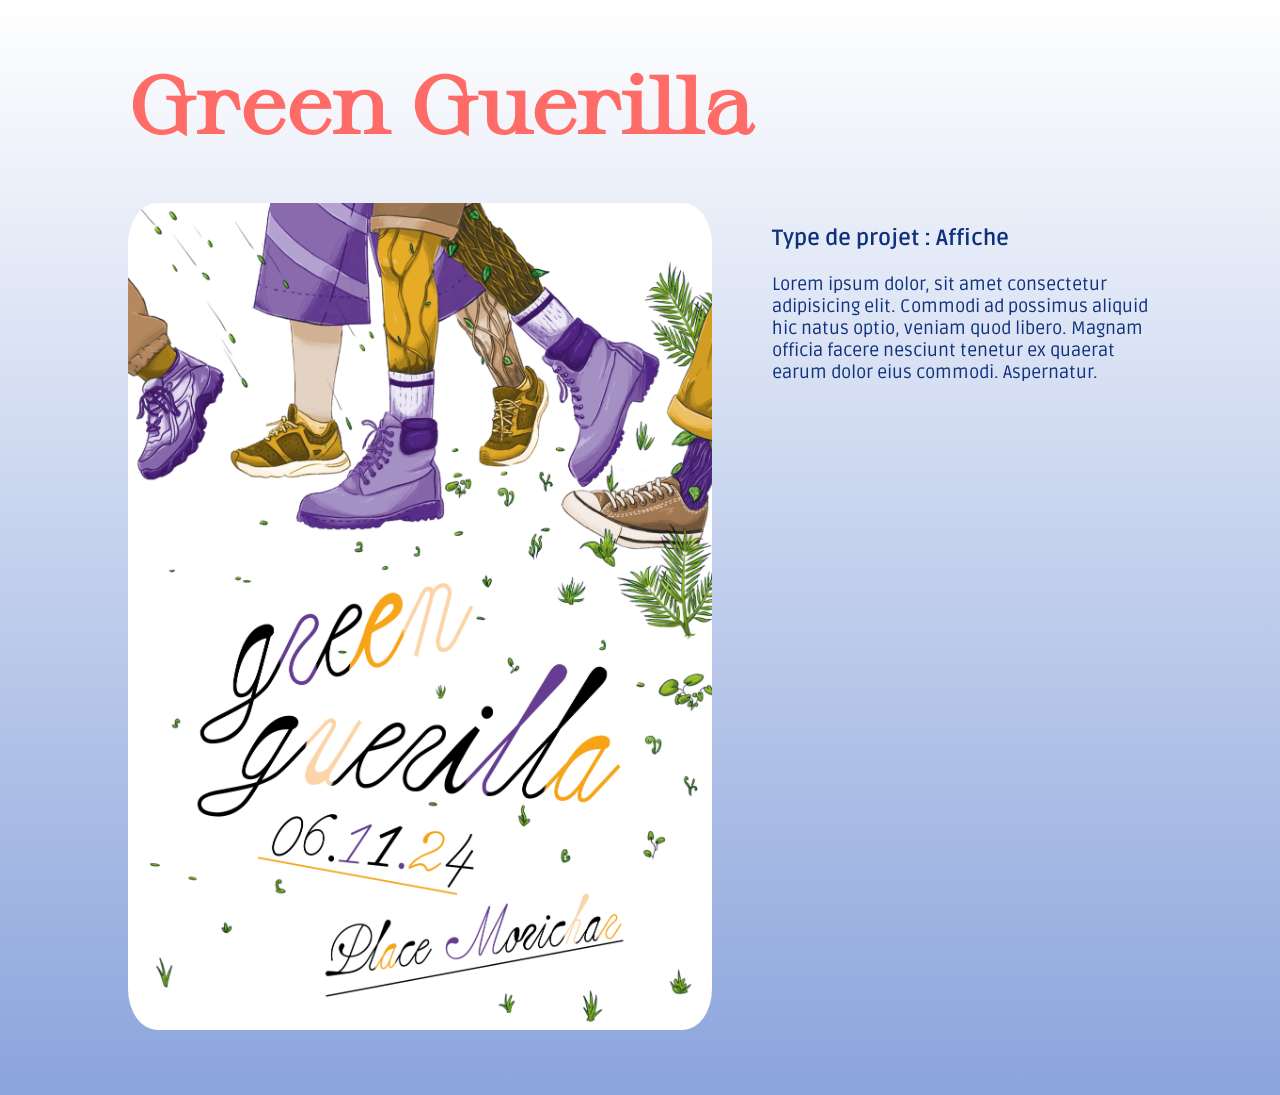
<file: article2.html>
<!DOCTYPE html>
<html lang="en">
<head>
    <meta charset="UTF-8">
    <meta http-equiv="X-UA-Compatible" content="IE=edge">
    <meta name="viewport" content="width=device-width, initial-scale=1.0">
    <title>Portfolio Julie Dagobert - Green Guerilla</title>
    <link rel="stylesheet" href="css/style_articles_annexe.css">
</head>

<body>
    <div class="main-content">
        <h1>Green Guerilla</h1>
        <section>
            <div class="left-align">
                    <img src="IMG/img2b.jpg" alt="affiche Green Guerilla, vison de jambes et pieds qui marche en semant des graines">
            </div>
            <div class="right-align">
                <p class="type_projet">Type de projet : Affiche</p>
                <p>Lorem ipsum dolor, sit amet consectetur adipisicing elit. Commodi ad possimus aliquid hic natus optio, veniam quod libero. Magnam officia facere nesciunt tenetur ex quaerat earum dolor eius commodi. Aspernatur.</p>
            </div>
            <div class="clear-fixe"></div>
        </section>
    </div>
</body>
</html>
</file>
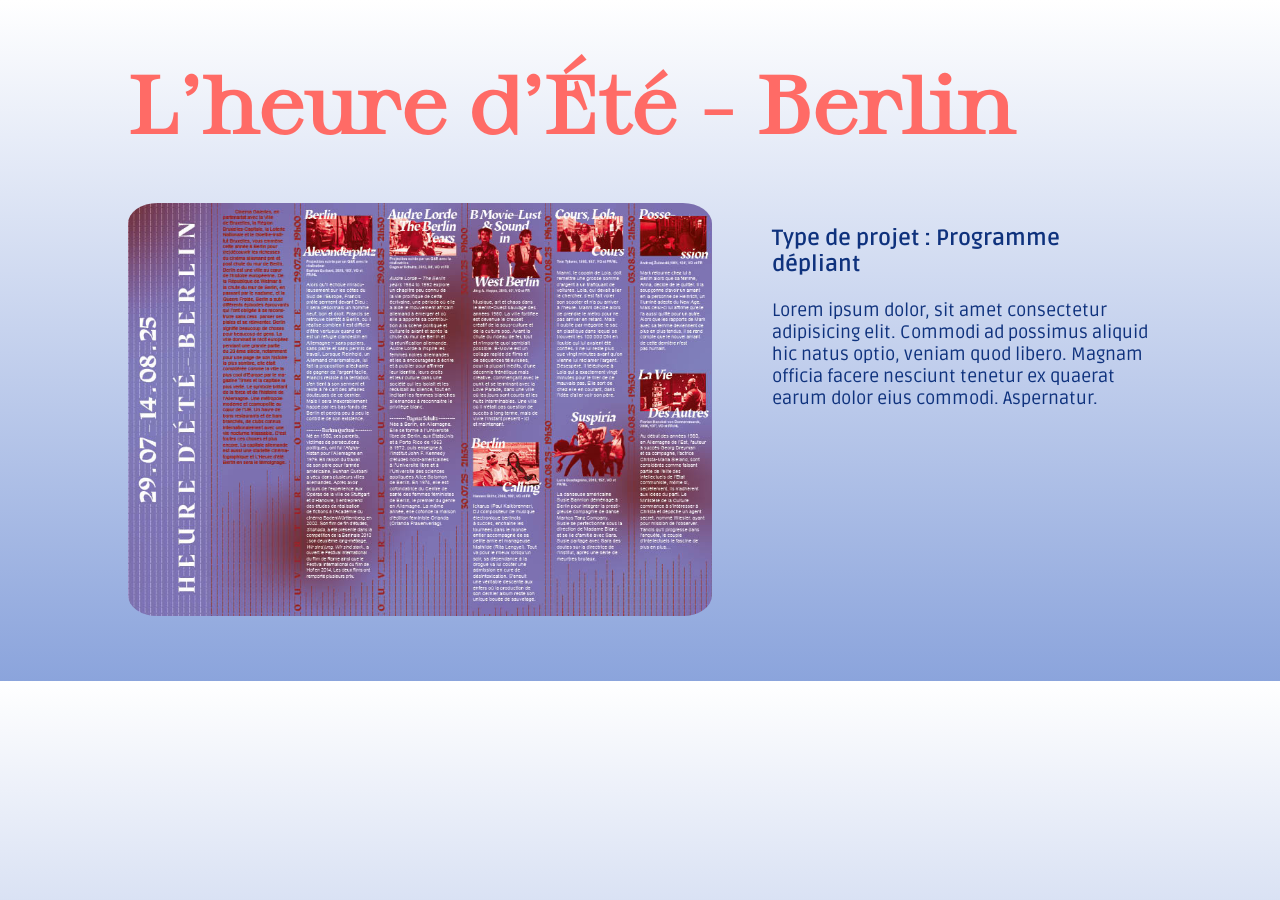
<file: article3.html>
<!DOCTYPE html>
<html lang="en">
<head>
    <meta charset="UTF-8">
    <meta http-equiv="X-UA-Compatible" content="IE=edge">
    <meta name="viewport" content="width=device-width, initial-scale=1.0">
    <title>Portfolio Julie Dagobert - L'heure d'Été - Berlin</title>
    <link rel="stylesheet" href="css/style_articles_annexe.css">
</head>

<body>
    <div class="main-content">
        <h1>L'heure d'Été - Berlin</h1>
        <section>
            <div class="left-align">
                    <img src="IMG/img3.jpg" alt="programme en colonne des différents films projetés">
            </div>
            <div class="right-align">
                <p class="type_projet">Type de projet : Programme dépliant</p>
                <p>Lorem ipsum dolor, sit amet consectetur adipisicing elit. Commodi ad possimus aliquid hic natus optio, veniam quod libero. Magnam officia facere nesciunt tenetur ex quaerat earum dolor eius commodi. Aspernatur.</p>
            </div>
            <div class="clear-fixe"></div>
        </section>
    </div>
</body>
</html>
</file>
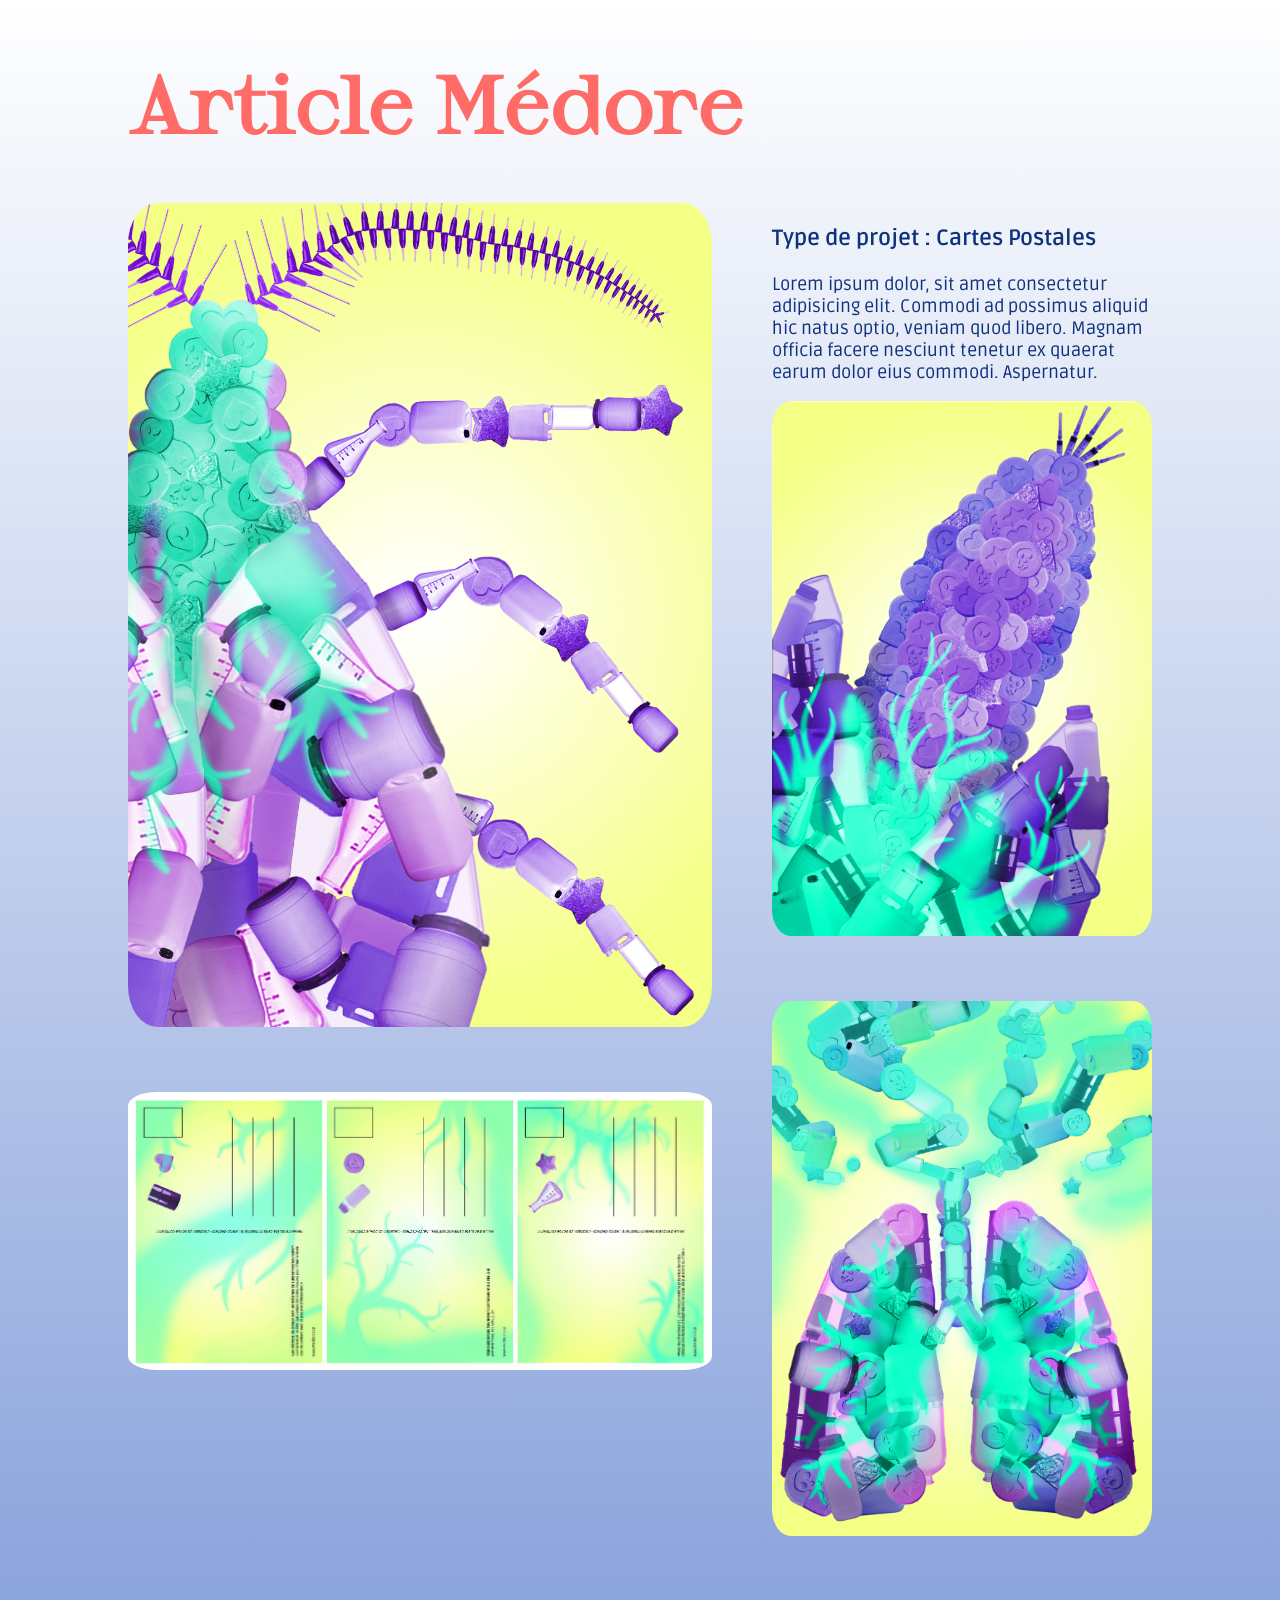
<file: article4.html>
<!DOCTYPE html>
<html lang="en">
<head>
    <meta charset="UTF-8">
    <meta http-equiv="X-UA-Compatible" content="IE=edge">
    <meta name="viewport" content="width=device-width, initial-scale=1.0">
    <title>Portfolio Julie Dagobert - Article Médore</title>
    <link rel="stylesheet" href="css/style_articles_annexe.css">
</head>

<body>
    <div class="main-content">
        <h1>Article Médore</h1>
        <section>
            <div class="left-align">
                <img src="IMG/img4b_1.jpg" alt="insecte composé de narco déchets violet, avec une substance toxique qui rentrent par sa tête">
                <img src="IMG/img4b_4.jpg" alt="dos de carte postale jaune et avec des fumés organiques vertes">
            </div>
            <div class="right-align">
                <p class="type_projet">Type de projet : Cartes Postales</p>
                <p>Lorem ipsum dolor, sit amet consectetur adipisicing elit. Commodi ad possimus aliquid hic natus optio, veniam quod libero. Magnam officia facere nesciunt tenetur ex quaerat earum dolor eius commodi. Aspernatur.</p>
                <img src="IMG/img4b_2.jpg" alt="maïs composé de narco déchets violet, avec une substance toxique qui rentrent par le bas">
                <img src="IMG/img4b_3.jpg" alt="poumons composés de narco déchets violet, avec des fumées toxiques qui rentrent">
            </div>
            <div class="clear-fixe"></div>

        </section>
    </div>
</body>
</html>
</file>
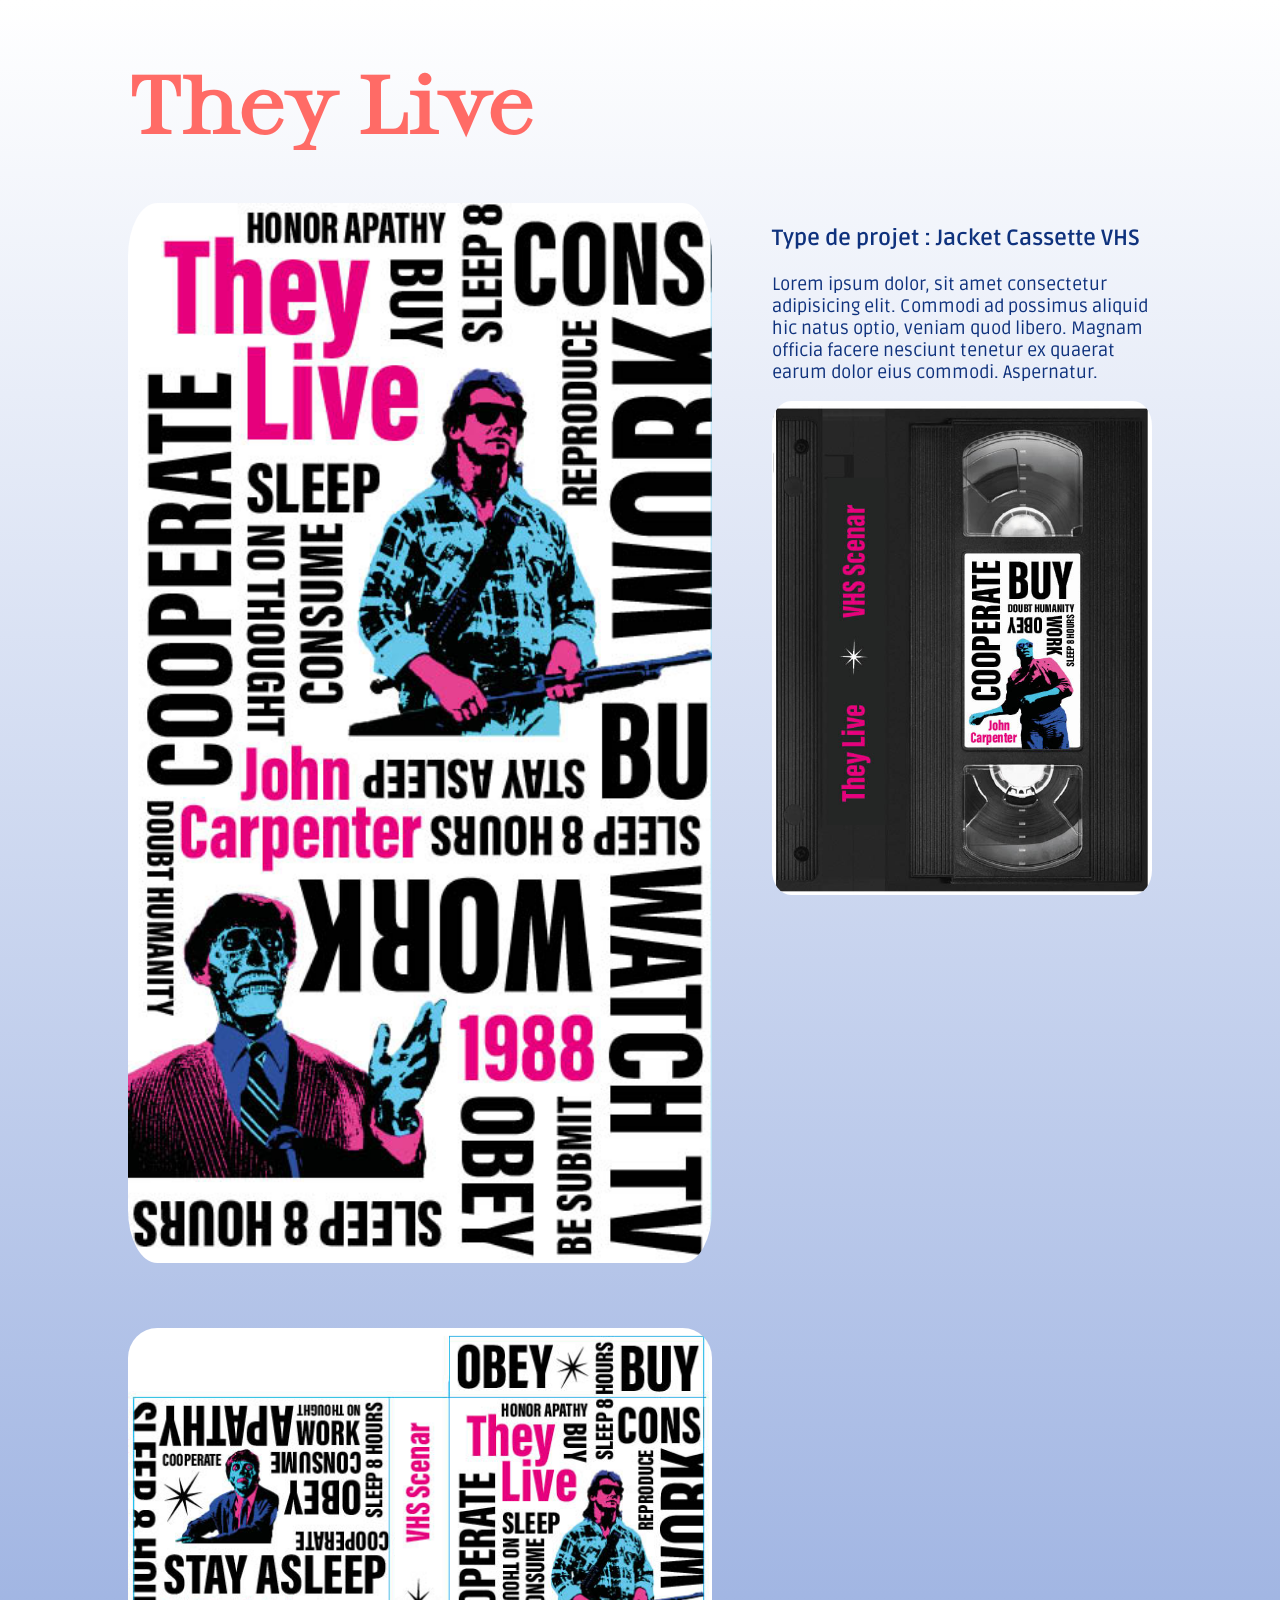
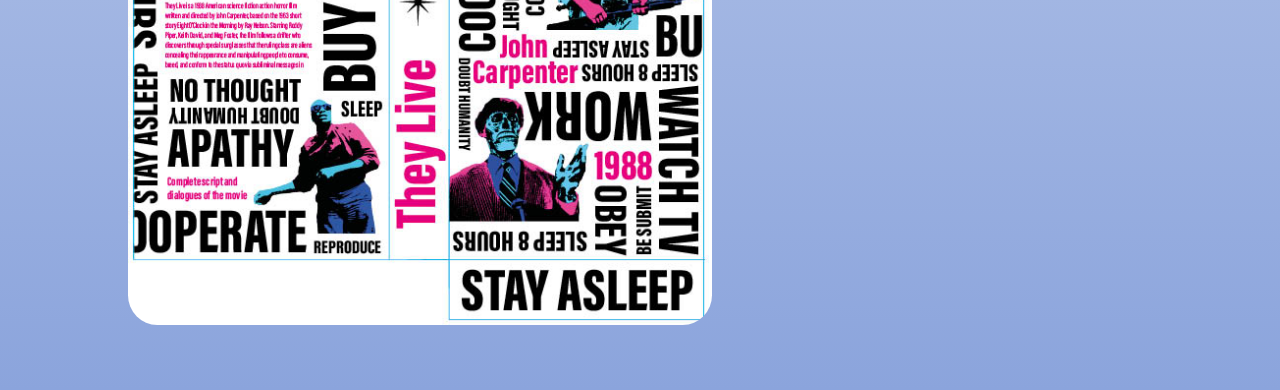
<file: article5.html>
<!DOCTYPE html>
<html lang="en">
<head>
    <meta charset="UTF-8">
    <meta http-equiv="X-UA-Compatible" content="IE=edge">
    <meta name="viewport" content="width=device-width, initial-scale=1.0">
    <title>Portfolio Julie Dagobert - They Live</title>
    <link rel="stylesheet" href="css/style_articles_annexe.css">
</head>

<body>
    <div class="main-content">
        <h1>They Live</h1>
        <section>
            <div class="left-align">
                <img src="IMG/img5b_1.jpg" alt="jacket VHS avec plein d'écriture en anglais et des personnages du film">
                <img src="IMG/img5b_2.jpg" alt="applat du 'patron' de la  jacket VHS avec plein d'écriture en anglais et des personnages du film">
            </div>

            <div class="right-align">
                <p class="type_projet">Type de projet : Jacket Cassette VHS</p>
                <p>Lorem ipsum dolor, sit amet consectetur adipisicing elit. Commodi ad possimus aliquid hic natus optio, veniam quod libero. Magnam officia facere nesciunt tenetur ex quaerat earum dolor eius commodi. Aspernatur.</p>
                <img src="IMG/img5b_3.jpg" alt="casette VHS du film, avec le design des écriture et des personnages">
            </div>
            <div class="clear-fixe"></div>
        </section>
    </div>
</body>
</html>
</file>
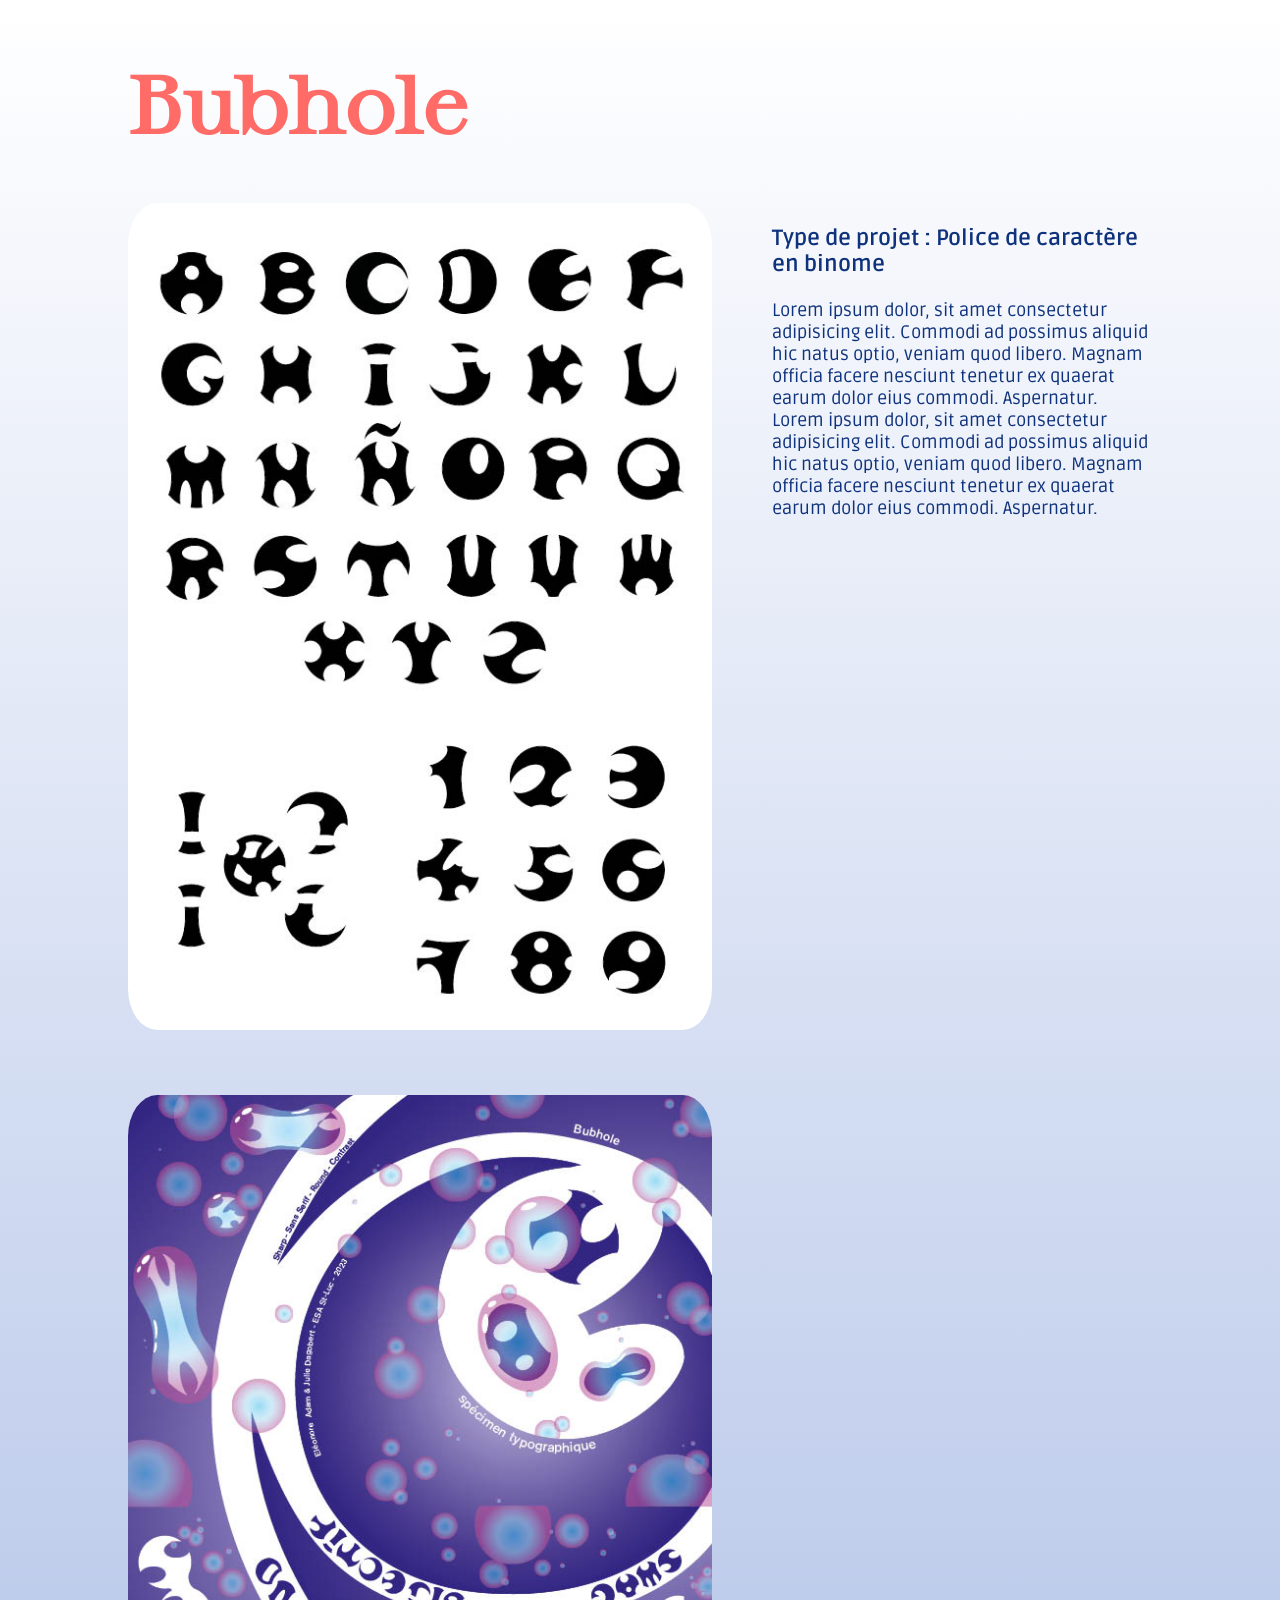
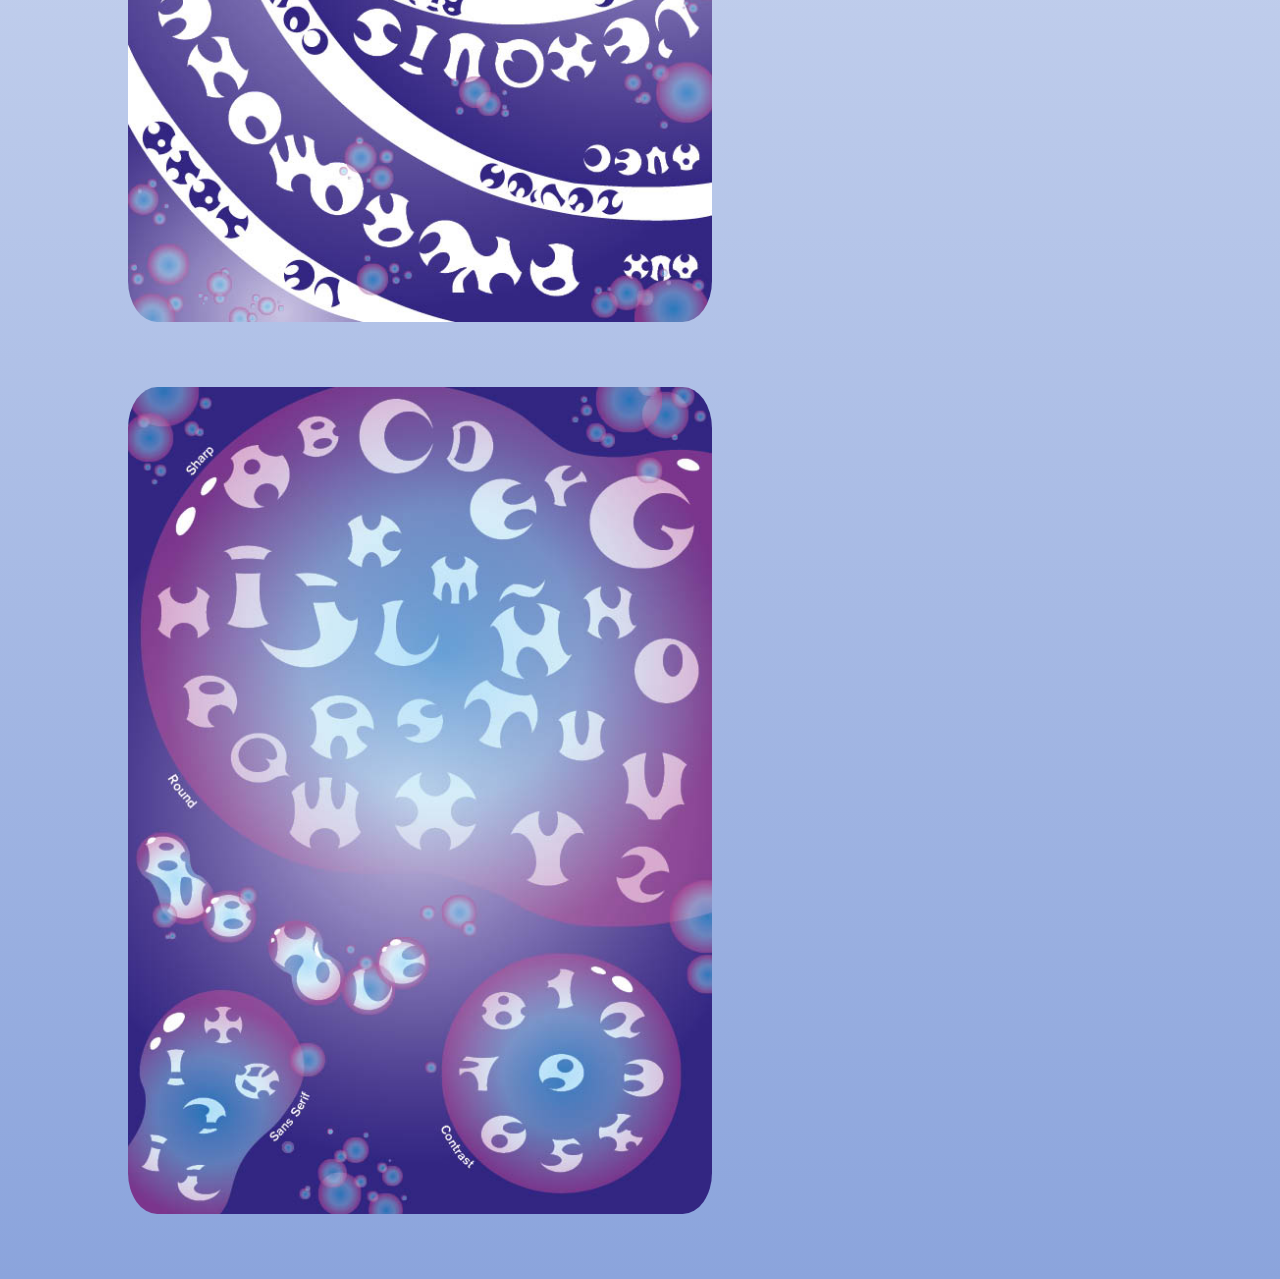
<file: article6.html>
<!DOCTYPE html>
<html lang="en">
<head>
    <meta charset="UTF-8">
    <meta http-equiv="X-UA-Compatible" content="IE=edge">
    <meta name="viewport" content="width=device-width, initial-scale=1.0">
    <title>Portfolio Julie Dagobert - Bubhole</title>
    <link rel="stylesheet" href="css/style_articles_annexe.css">
</head>

<body>
    <div class="main-content">
        <h1>Bubhole</h1>
        <section>
            <div class="left-align">
                <img src="IMG/img6b_1.jpg" alt="police d'écriture ronde grasse mais éguisée">
                <img src="IMG/img6b_2.jpg" alt="face avant d'un dépliant, à plat">
                <img src="IMG/img6b_3.jpg" alt="face arrière d'un' dépliant, à plat formant un poster">
            </div>

            <div class="right-align">
                <p class="type_projet">Type de projet : Police de caractère en binome</p>
                <p>Lorem ipsum dolor, sit amet consectetur adipisicing elit. Commodi ad possimus aliquid hic natus optio, veniam quod libero. Magnam officia facere nesciunt tenetur ex quaerat earum dolor eius commodi. Aspernatur. Lorem ipsum dolor, sit amet consectetur adipisicing elit. Commodi ad possimus aliquid hic natus optio, veniam quod libero. Magnam officia facere nesciunt tenetur ex quaerat earum dolor eius commodi. Aspernatur.</p>
            </div>
            <div class="clear-fixe"></div>
        </section>
    </div>
</body>
</html>
</file>
<file: css/style_articles_annexe.css>
/* reset de base */
*, *::before, *::after{
    box-sizing: inherit;
}

*, *::before, *::after {
	box-sizing: border-box;
}

/* ==========================================================================
   TYPOGRAPHIE
   ========================================================================== */
@font-face {
    font-family: 'Ruda-regular';
    src: url('../Fontes/Ruda-VariableFont_wght.ttf');
}

@font-face {
    font-family: 'Sprat-Regular';
    src: url('../Fontes/Sprat-Regular.otf');
}

@font-face {
    font-family: 'Ruda-Bold';
    src: url('../Fontes/Ruda-Bold.ttf');
}


/* ==========================================================================
   LAYOUT PRINCIPAL
   ========================================================================== */
body{
    margin:0;
    margin-top: 20px;
    font-size:18px;
    font-family: 'Ruda-regular';
    color: rgb(15, 50, 125);
    background: linear-gradient(to bottom, rgb(255, 255, 255), rgb(139, 164, 220));
}

h1{
    font-size: 80px;
    font-family: Sprat-Regular;
    color: rgb(255, 107, 102);
}

.type_projet{
    font-size: 22px;
    font-family: 'ruda-bold';
}

.main-content{
    width:80%;
    margin-left:auto;
    margin-right:auto;
}


.left-align{
    float:left;
    width:60%;
    padding-right: 30px;
}

.right-align{
    float:left;
    width:40%;
    padding-left: 30px;
}

.main-content img{
    width:100%;
    border-radius: 5%;
    margin-bottom: 60px;
}

.clear-fixe{
    clear:both;
}
</file>
